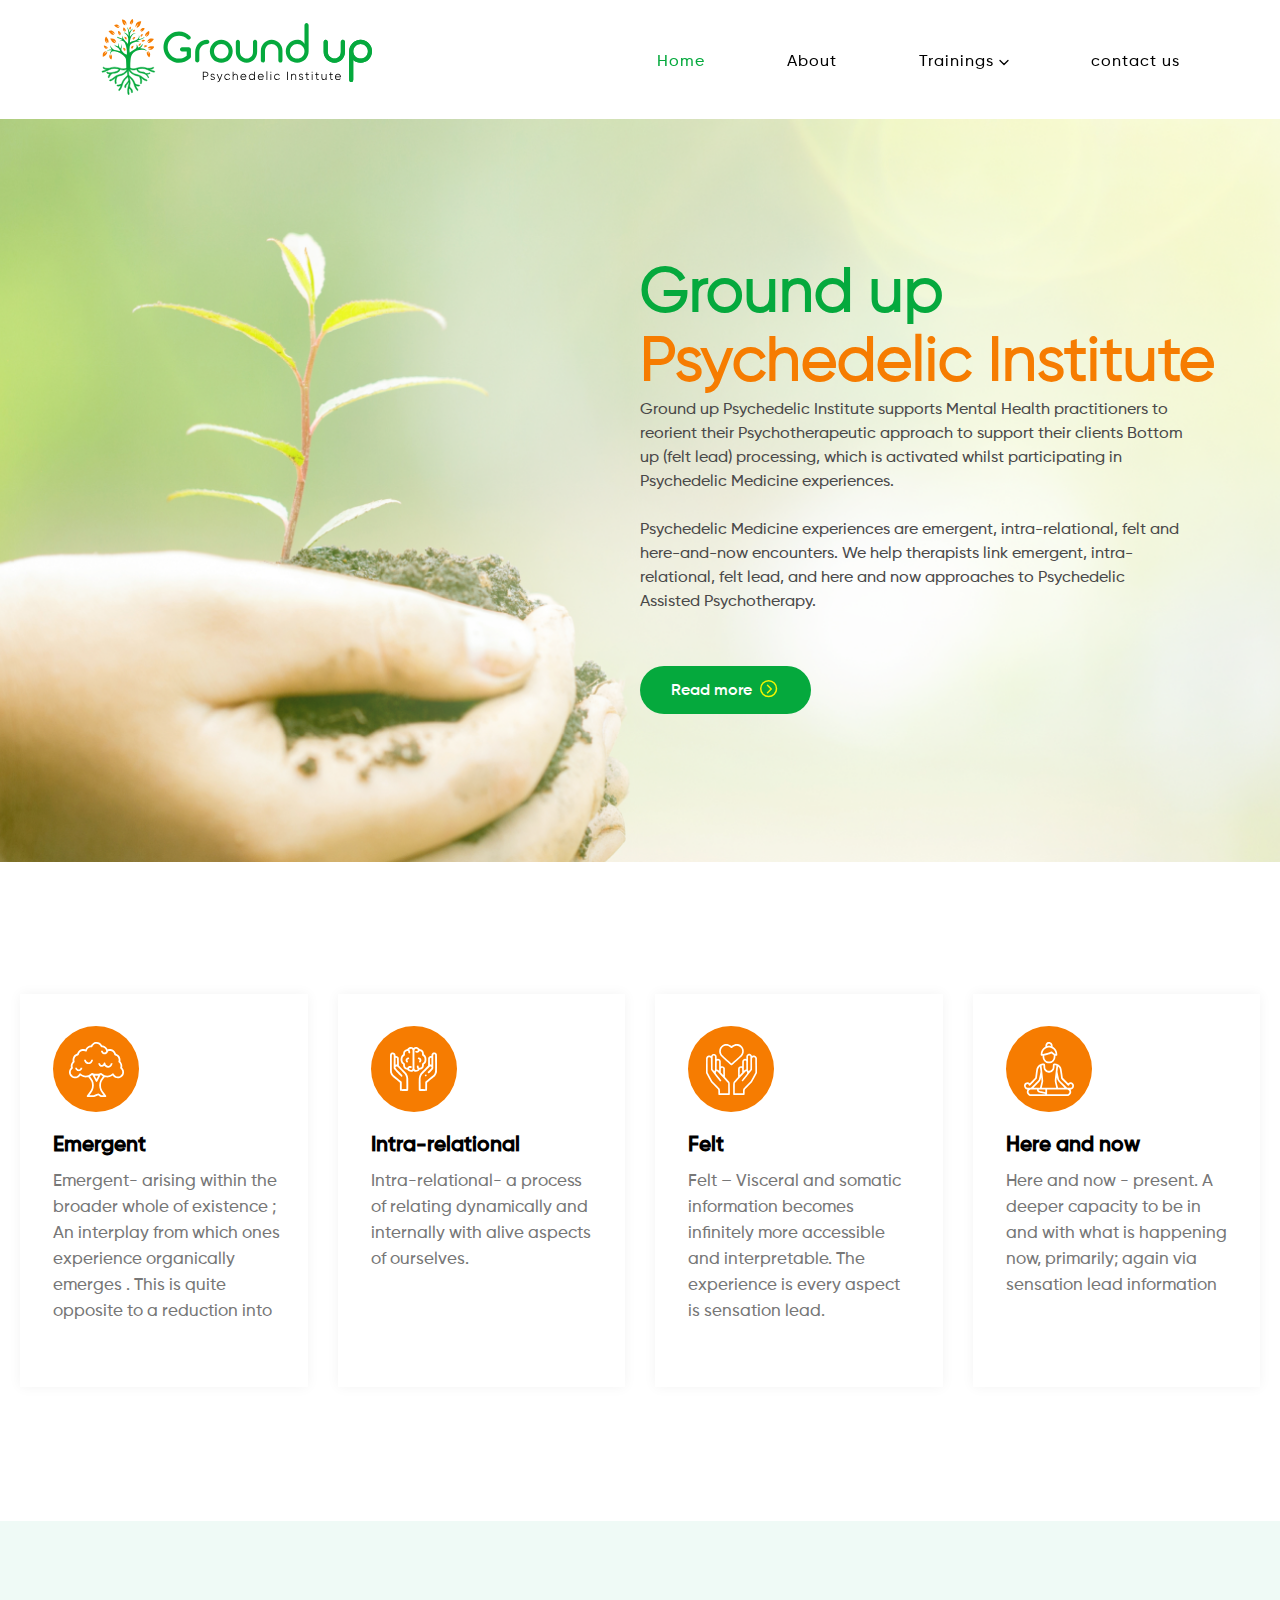
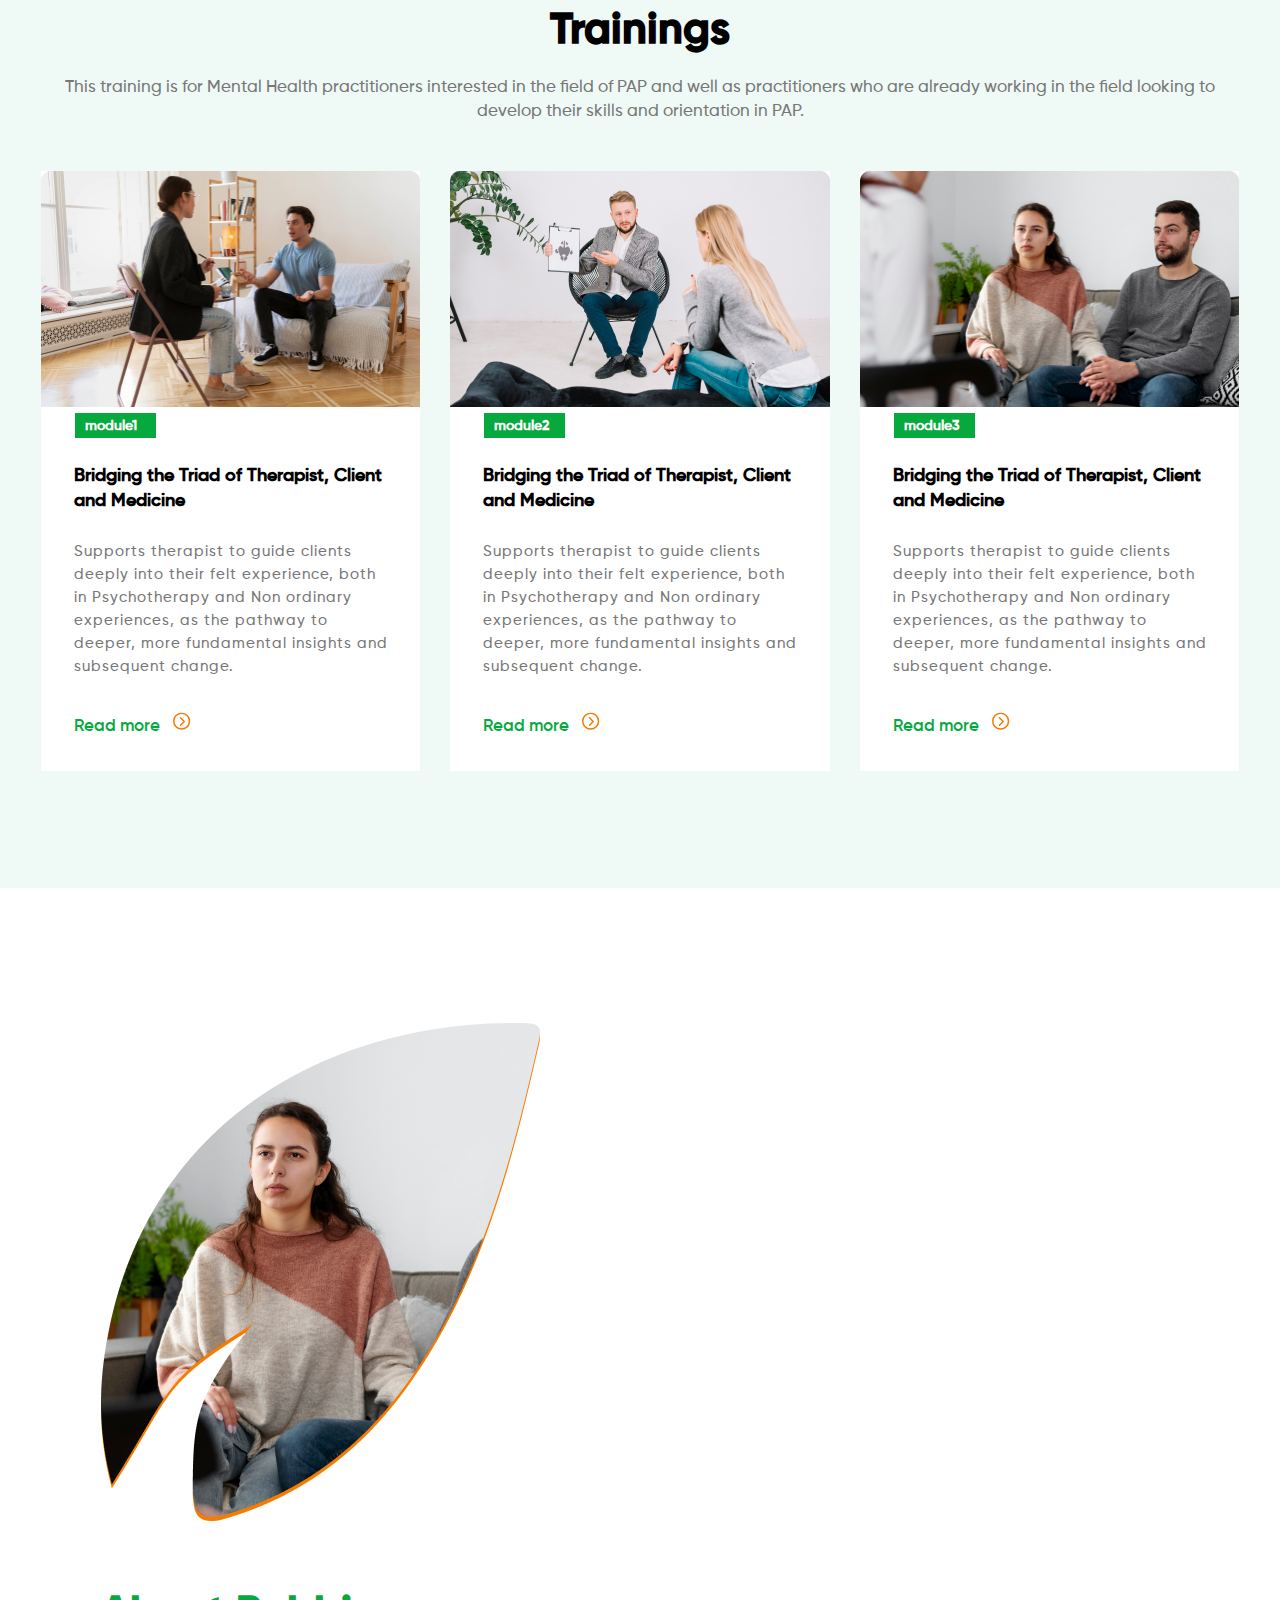
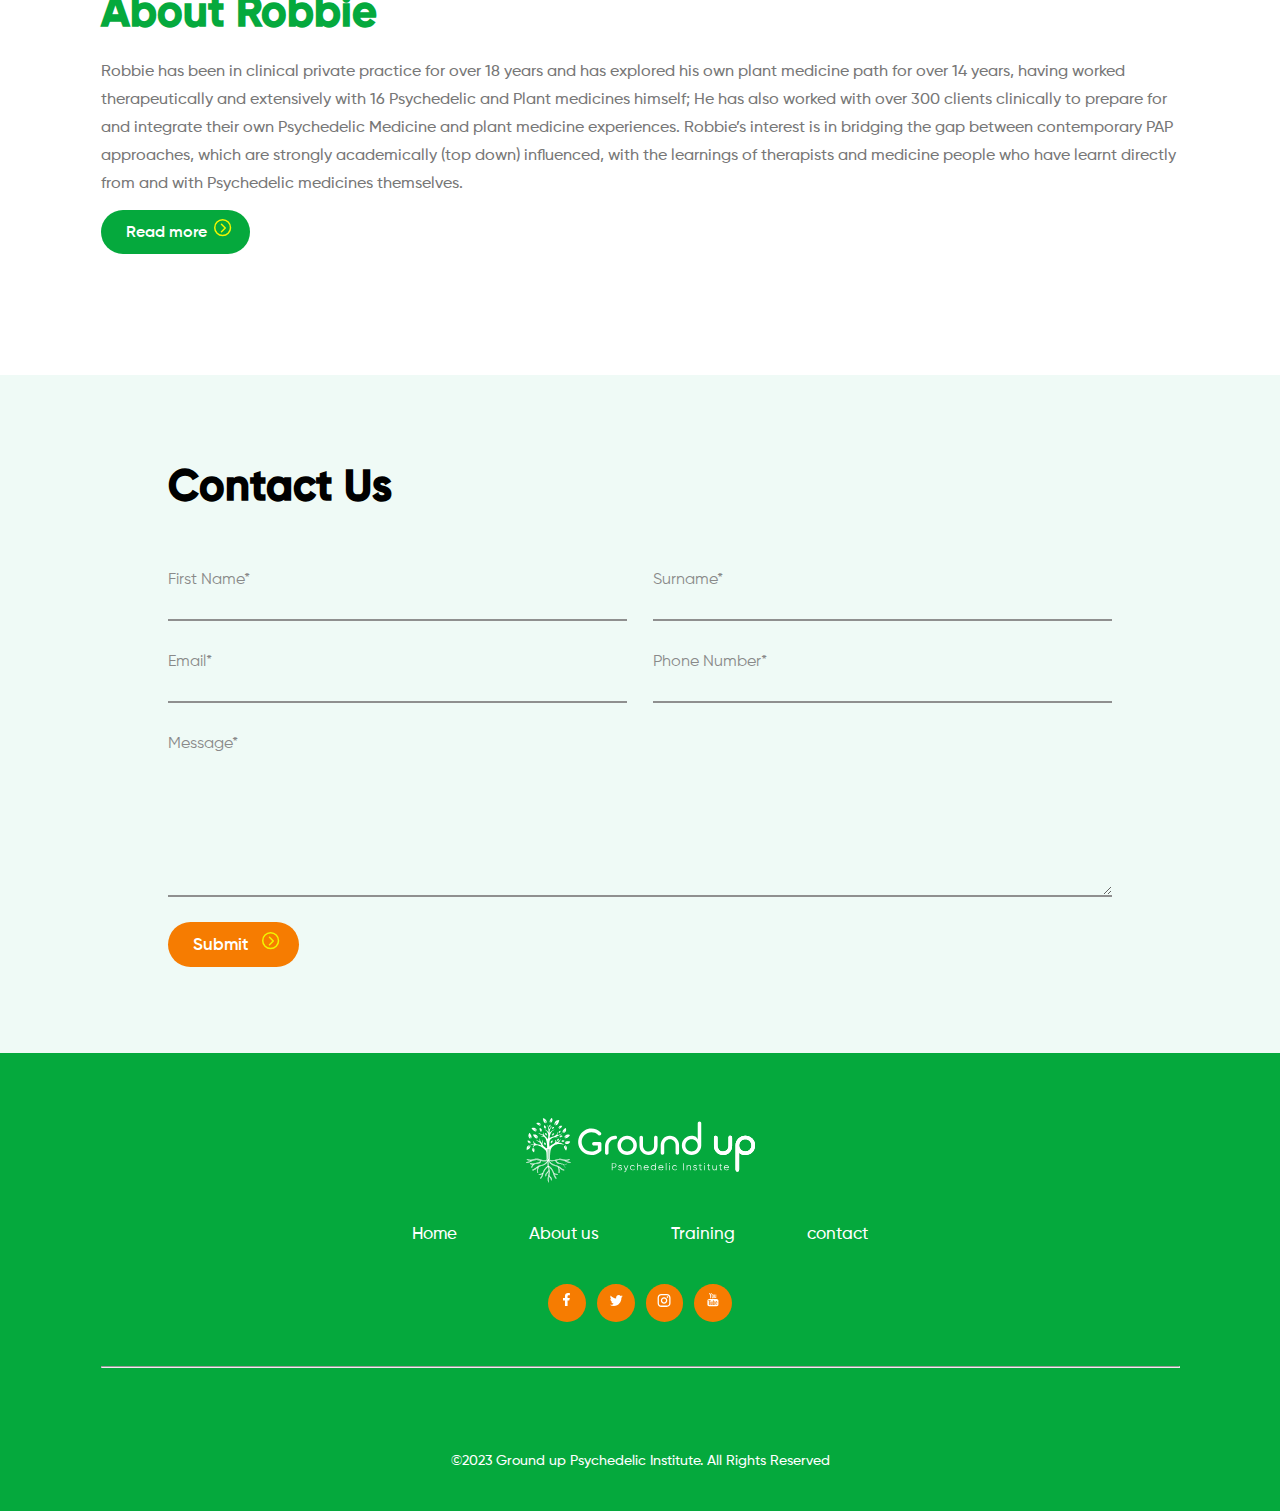
<file: index.html>
<!DOCTYPE html>
<html lang="en">
<head>
    <meta charset="UTF-8">
    <meta name="viewport" content="width=device-width, initial-scale=1.0">
    <title>Ground up</title>

    <link rel="icon" href="./images/navbar-logo.svg">
    <link rel="stylesheet" href="./style/global.css">
    <link rel="stylesheet" href="./style/style.css">

    <!-- font awesome  -->
    <link rel="stylesheet" href="https://cdnjs.cloudflare.com/ajax/libs/font-awesome/6.7.2/css/all.min.css" integrity="sha512-Evv84Mr4kqVGRNSgIGL/F/aIDqQb7xQ2vcrdIwxfjThSH8CSR7PBEakCr51Ck+w+/U6swU2Im1vVX0SVk9ABhg==" crossorigin="anonymous" referrerpolicy="no-referrer" />


    <!-- bootstrap  -->

    <link href="https://cdn.jsdelivr.net/npm/bootstrap@5.3.6/dist/css/bootstrap.min.css" rel="stylesheet" integrity="sha384-4Q6Gf2aSP4eDXB8Miphtr37CMZZQ5oXLH2yaXMJ2w8e2ZtHTl7GptT4jmndRuHDT" crossorigin="anonymous">


</head>
<body>

    

 <header class="header" id="header">
    <nav class="navbar wrapper">
       <a href="#" class="brand">
        <div>
            <img src="./images/navbar-grp.svg" alt="navbar-logo">
        </div>
       </a>
       <div class="burger" id="burger">
          <i class="fa-solid fa-bars-staggered fa-2xl" style="color: #f67c01;"></i>
       </div>
       


       <div class="menu" id="menu">
          <ul class="menu-inner">
             <li class="menu-item"><a href="#" class="menu-link active">Home</a></li>
             <li class="menu-item about-itm"><a href="" class="menu-link">About</a>
                <div class="about-drp-down">
                    <div><a href="./pages/about.html" >About us</a></div>
                     <div><a href="./pages/about-robbie.html" >About Robbie</a></div>

                </div>
            
            </li>
             <li class="menu-item training-item ">
                <a href="#" class="menu-link">
                    Trainings
                <img src="./images/dropdown-icon.svg" alt="dropdown-icon">
            </a>
                <div class="navbar-drp-down">
                        <div><a href="#training" ><span>Module 1</span>- Bridging the Triad of Therapist, Client and Medicine</a></div>
                        <div><a href="#training" ><span>Module 2</span>- Bridging the Triad of Therapist, Client and Medicine</a></div>
                        <div><a href="#training" ><span>Module 3</span>- Bridging the Triad of Therapist, Client and Medicine</a></div>
                </div> 
            </li>
             <li class="menu-item"><a href="./pages/contact.html" class="menu-link">contact us</a></li>
          </ul>


           
            
        

       </div>
    </nav>
 </header>

<!-- banner -->

<section id="banner">
    <div class="wrapper">
        <div class="banner-empty-left"></div>
        <div class="banner-right">
            <h1>
            <span class="Ground-up">Ground up </span>
            <span class="Psychedelic">Psychedelic Institute</span>
        </h1>
        
            <p>Ground up Psychedelic Institute supports Mental Health practitioners to reorient their Psychotherapeutic approach to support their clients Bottom up (felt lead) processing, which is activated whilst participating in Psychedelic Medicine experiences.<br><br>
            Psychedelic Medicine experiences are emergent, intra-relational, felt and here-and-now encounters. We help therapists link emergent, intra-relational, felt lead, and here and now approaches to Psychedelic Assisted Psychotherapy.</p>
            <div>
                <a href="">Read more<img class="arrow-img" src="./images/readmore-icon.svg"></a>
            </div>
        </div>
    </div>

</section>

<!-- service -->


<section id="services">
    <div class="wrapper">
        <div class="service-items">
            <div class="icon">
                <img src="/images/tree.svg" alt="">
            </div>
            <h3>Emergent</h3>
            <p>Emergent- arising within the broader whole of existence ; An interplay from which ones experience organically emerges . This is quite opposite to a reduction into</p>
        </div>
        <div class="service-items">
            <div class="icon">
                <img src="/images/service-img2.svg" alt="">
            </div>
            <h3>Intra-relational</h3>
            <p>Intra-relational- a process of relating dynamically and internally with alive aspects of ourselves.</p>
        </div>
        <div class="service-items">
            <div class="icon">
                <img src="/images/serviceimg3.svg" alt="">
            </div>
            <h3>Felt</h3>
            <p>Felt – Visceral and somatic information becomes infinitely more accessible and interpretable. The experience is every aspect is sensation lead.</p>
        </div>
        <div class="service-items">
            <div class="icon">
                <img src="/images/serviceimg4.svg" alt="">
            </div>
            <h3>Here and now</h3>
            <p>Here and now - present. A deeper capacity to be in and with what is happening now, primarily; again via sensation lead information</p>
        </div>
        
    </div>
</section>


<!-- training section -->

<section id="training" class="training">
    <div class="wrapper">
        <div class="head-content">
        <h4>Trainings</h4>
        <p>This training is for Mental Health practitioners interested in the field of PAP and well as practitioners who are already working in the field looking to develop their skills and orientation in PAP.</p>
        </div>
        <div class="training-card">
            <div class="training-img">

                 <img class="main-img" src="./images/tr1.png" alt="img">
                 <h5>module1</h5>
                <div class="training-txt">
                    <h4>Bridging the Triad of Therapist, Client and Medicine</h4>
                    <p>Supports therapist to guide clients deeply into their felt experience, both in Psychotherapy and Non ordinary experiences, as the pathway to deeper, more fundamental insights and subsequent change.</p>
                    <div>
                    <a href="" class="read-icon">Read more<img class="arrow-img" src="./images/orngeicon.svg"></a>
                    </div>
                </div>
            </div>


            <div class="training-img">
                 <img class="main-img" src="./images/tr2.png" alt="img">
                
                 <h5>module2</h5>
                <div class="training-txt">
                    <h4>Bridging the Triad of Therapist, Client and Medicine</h4>
                    <p>Supports therapist to guide clients deeply into their felt experience, both in Psychotherapy and Non ordinary experiences, as the pathway to deeper, more fundamental insights and subsequent change.</p>
                    <div>
                    <a href="" class="read-icon">Read more<img class="arrow-img" src="./images/orngeicon.svg"></a>
                    </div>
                </div>
            </div>

            <div class="training-img">
                 <img class="main-img" src="./images/tr3.png" alt="img">
                
                 <h5>module3</h5>
                <div class="training-txt">
                    <h4>Bridging the Triad of Therapist, Client and Medicine</h4>
                    <p>Supports therapist to guide clients deeply into their felt experience, both in Psychotherapy and Non ordinary experiences, as the pathway to deeper, more fundamental insights and subsequent change.</p>
                    <div>
                    <a href="" class="read-icon">Read more<img class="arrow-img" src="./images/orngeicon.svg"></a>
                    </div>
                </div>
            </div>
        </div>

    </div>
</section>


<!-- about -->

<section id="about">
    <div class="wrapper">
        <div class="about-contents row ">
        <div class="about-left col-lg-6  col-sm-12">
             <a href="" ><img class="main-img" src="./images/withshadow.png"></a>
        </div>


        <div class="about-right col-lg-6 col-sm-12">
        <h5>About Robbie</h5>
        <p>Robbie has been in clinical private practice for over 18 years and has explored his own plant medicine path for over 14 years, having worked therapeutically and extensively with 16 Psychedelic and Plant medicines himself; He has also worked with over 300 clients clinically to prepare for and integrate their own Psychedelic Medicine and plant medicine experiences. Robbie’s interest is in bridging the gap between contemporary PAP approaches, which are strongly academically (top down) influenced, with the learnings of therapists and medicine people who have learnt directly from and with Psychedelic medicines themselves.</p>
        
         <div class="submit-btn">
            <a href="./pages/about-robbie.html">Read more<img class="arrow-img" src="./images/readmore-icon.svg"></a>
        </div>

        </div>

        </div>
    </div>
</section>


<!-- contact -->

<div id="contact">
    <div class="wrapper">

        <h4>Contact Us</h4>
        <div class="grid-contents">
                <form action="/" method="get" id="form">
                <div class="first-name" class="items">
                    <label for="fname">First Name*</label>
                    <input type="text" id="fname" name="fname" >
                </div>

                <div class="last-name" class="items">
                    <label for="sname">Surname*</label>
                    <input type="text" id="sname" name="sname">
                </div>

                <div class="email" class="items">
                    <label for="email">Email*</label>
                    <input type="text" id="email" name="email">
                </div>

                <div class="phone-number" class="items">
                    <label for="phone">Phone Number*</label>
                    <input type="text" id="phone" name="phone">
                </div>

                <div class="message" class="items">
                    <label for="msg">Message*</label>
                    <textarea id="msg" name="msg"></textarea>
                </div>

            </form>
                <div>
                    <a href="" class="submit-icon">Submit<img class="arrow-img" src="./images/readmore-icon.svg"></a>
                 </div>
         </div>
        
    </div>
</div>


<!-- footer -->

<footer class="footer">
    <div class="wrapper">
        <div class="logo">
           <a href=""> <img src="./images/footer-logo.svg" alt="logo"></a>
        </div>
        <div class="texts">
            <a href="">Home</a>
            <a href="">About us</a>
            <a href="">Training</a>
            <a href="">contact</a>
        </div>
        <div class="icon-img">
            <div class="social-media"><a href="https://www.facebook.com" target="_blank"> <img src="./images/fb-icon.svg" alt="fb-icon"></a></div>

            <div class="social-media"><a href="https://twitter.com" target="_blank"> <img src="./images/twitter.svg" alt="twiter-icon"></a></div>
        
            <div class="social-media"><a href="https://www.instagram.com" target="_blank"> <img src="./images/insta.svg" alt="instaicon"></a></div>
        
           <div class="social-media"><a href="https://www.youtube.com" target="_blank"> <img src="./images/ytb.svg" alt="ytb-icon"></a></div> 
        </div>

        <hr>
        <div class="para">
            <p>©2023 Ground up Psychedelic Institute. All Rights Reserved</p>
        </div>
    </div>
</footer>

<!-- Bootstrap script -->
<script src="https://cdn.jsdelivr.net/npm/bootstrap@5.3.6/dist/js/bootstrap.bundle.min.js" integrity="sha384-j1CDi7MgGQ12Z7Qab0qlWQ/Qqz24Gc6BM0thvEMVjHnfYGF0rmFCozFSxQBxwHKO" crossorigin="anonymous"></script>

<script src="./script/main.js"></script>
    
</body>
</html>
</file>
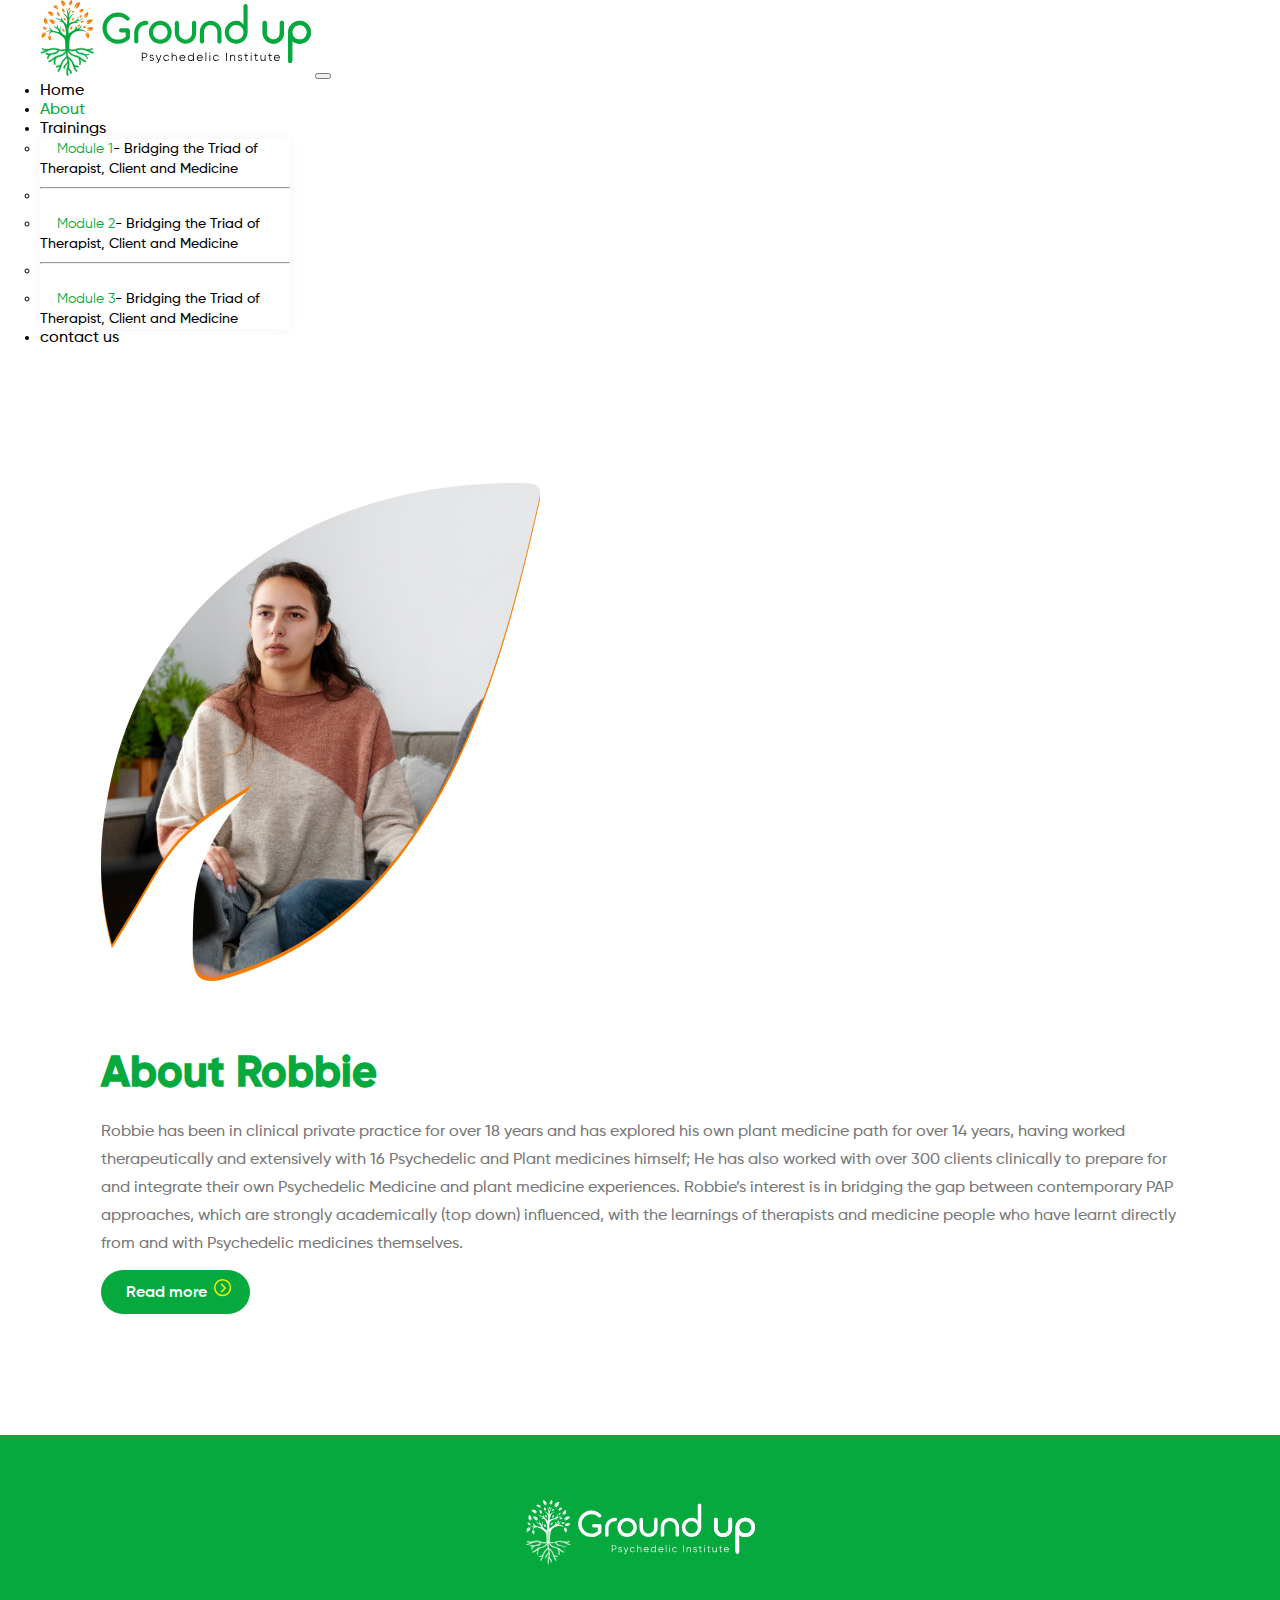
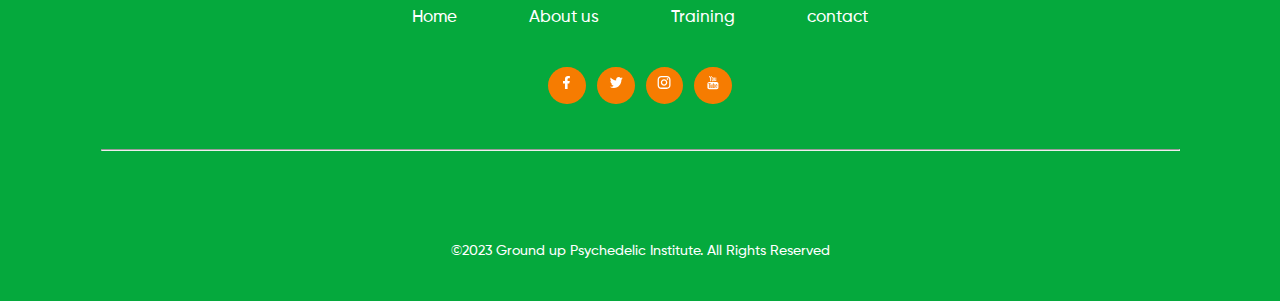
<file: pages/about-robbie.html>
<!DOCTYPE html>
<html lang="en">
<head>
    <meta charset="UTF-8">
    <meta name="viewport" content="width=device-width, initial-scale=1.0">
    <title>About Robbie</title>
    <link rel="icon" href="../images/navbar-logo.svg">
    <link rel="stylesheet" href="../style/global.css">
    <link rel="stylesheet" href="../style/abt-robbie.css">

    <!-- bootstrap  -->

    <link href="https://cdn.jsdelivr.net/npm/bootstrap@5.3.6/dist/css/bootstrap.min.css" rel="stylesheet" integrity="sha384-4Q6Gf2aSP4eDXB8Miphtr37CMZZQ5oXLH2yaXMJ2w8e2ZtHTl7GptT4jmndRuHDT" crossorigin="anonymous">

</head>
<body>

    <!-- navbar -->

   <header id="header">
      <div class="wrapper justify-content-center ">
            <nav class="navbar navbar-expand-lg">
            <div class="container-fluid">
                <a class="navbar-brand" href="../index.html"><img src="../images/navbar-grp.svg" alt="logo"></a>
                    <button class="navbar-toggler" type="button" data-bs-toggle="collapse" data-bs-target="#navbarSupportedContent" aria-controls="navbarSupportedContent" aria-expanded="false" aria-label="Toggle navigation">
                    <span class="navbar-toggler-icon"></span>
                    </button>

                    <div class="collapse navbar-collapse "  id="navbarSupportedContent" >
                    <ul class="navbar-nav ms-auto mb-2 mb-lg-0">
                        <li class="nav-item mx-4">
                            <a class="nav-link active " aria-current="page" href="../index.html" target="_blank">Home</a>
                        </li>
                        <li class="nav-item mx-4">
                            <a class="nav-link active" aria-current="page" href="./about.html " target="_blank"  style="color: #05A93D;" >About</a>
                        </li>
                    
                        <li class="nav-item dropdown mx-4">
                            <a class="nav-link dropdown-toggle" href="#" role="button" data-bs-toggle="dropdown" aria-expanded="false">
                            Trainings</a>
                            <ul class="dropdown-menu p-0">
                                <li><a class="dropdown-item" href="../index.html#training" target="_blank"" ><span style="color: #05A93D;">Module 1</span>- Bridging the Triad of Therapist, Client and Medicine</a></li>
                                <li><hr class="dropdown-divider m-0"></li>
                                <li><a class="dropdown-item"  href="../index.html#training" target="_blank"" ><span style="color: #05A93D;">Module 2</span>- Bridging the Triad of Therapist, Client and Medicine</a></li>
                                <li><hr class="dropdown-divider m-0"></li>
                                <li><a class="dropdown-item"  href="../index.html#training" target="_blank"" ><span style="color: #05A93D;">Module 3</span>- Bridging the Triad of Therapist, Client and Medicine</a></li>
                            </ul>
                        </li>

                        <li class="nav-item mx-4">
                            <a class="nav-link active" aria-current="page" href="./contact.html" target="_blank" >contact us</a>
                        </li>
                        </ul>
            
                </div>
            </div>
            </nav>
      </div>
   </header>


   <!-- about -->

<section id="about">
    <div class="wrapper">
        <div class="about-contents row ">
        <div class="about-left col-lg-6  col-sm-12">
             <a href="" ><img class="main-img" src="../images/withshadow.png"></a>
        </div>


        <div class="about-right col-lg-6 col-sm-12">
        <h5>About Robbie</h5>
        <p>Robbie has been in clinical private practice for over 18 years and has explored his own plant medicine path for over 14 years, having worked therapeutically and extensively with 16 Psychedelic and Plant medicines himself; He has also worked with over 300 clients clinically to prepare for and integrate their own Psychedelic Medicine and plant medicine experiences. Robbie’s interest is in bridging the gap between contemporary PAP approaches, which are strongly academically (top down) influenced, with the learnings of therapists and medicine people who have learnt directly from and with Psychedelic medicines themselves.</p>
        
         <div class="submit-btn">
            <a href="">Read more<img class="arrow-img" src="../images/readmore-icon.svg"></a>
        </div>

        </div>

        </div>
    </div>
</section>


<!-- footer -->

<footer class="footer">
    <div class="wrapper">
        <div class="logo">
           <a href="../index.html"> <img src="../images/footer-logo.svg" alt="logo"></a>
        </div>
        <div class="texts">
            <a href="../index.html">Home</a>
            <a href="./about.html">About us</a>
            <a href="../index.html#training">Training</a>
            <a href="./contact.html">contact</a>
        </div>
        <div class="icon-img">
            <div class="social-media"><a href="https://www.facebook.com" target="_blank"> <img src="../images/fb-icon.svg" alt="fb-icon"></a></div>

            <div class="social-media"><a href="https://twitter.com" target="_blank"> <img src="../images/twitter.svg" alt="twiter-icon"></a></div>
        
            <div class="social-media"><a href="https://www.instagram.com" target="_blank"> <img src="../images/insta.svg" alt="instaicon"></a></div>
        
           <div class="social-media"><a href="https://www.youtube.com" target="_blank"> <img src="../images/ytb.svg" alt="ytb-icon"></a></div> 
        </div>

        <hr>
        <div class="para">
            <p>©2023 Ground up Psychedelic Institute. All Rights Reserved</p>
        </div>
    </div>
</footer>

<script src="https://cdn.jsdelivr.net/npm/bootstrap@5.3.6/dist/js/bootstrap.bundle.min.js" integrity="sha384-j1CDi7MgGQ12Z7Qab0qlWQ/Qqz24Gc6BM0thvEMVjHnfYGF0rmFCozFSxQBxwHKO" crossorigin="anonymous"></script>
    
</body>
</html>
</file>
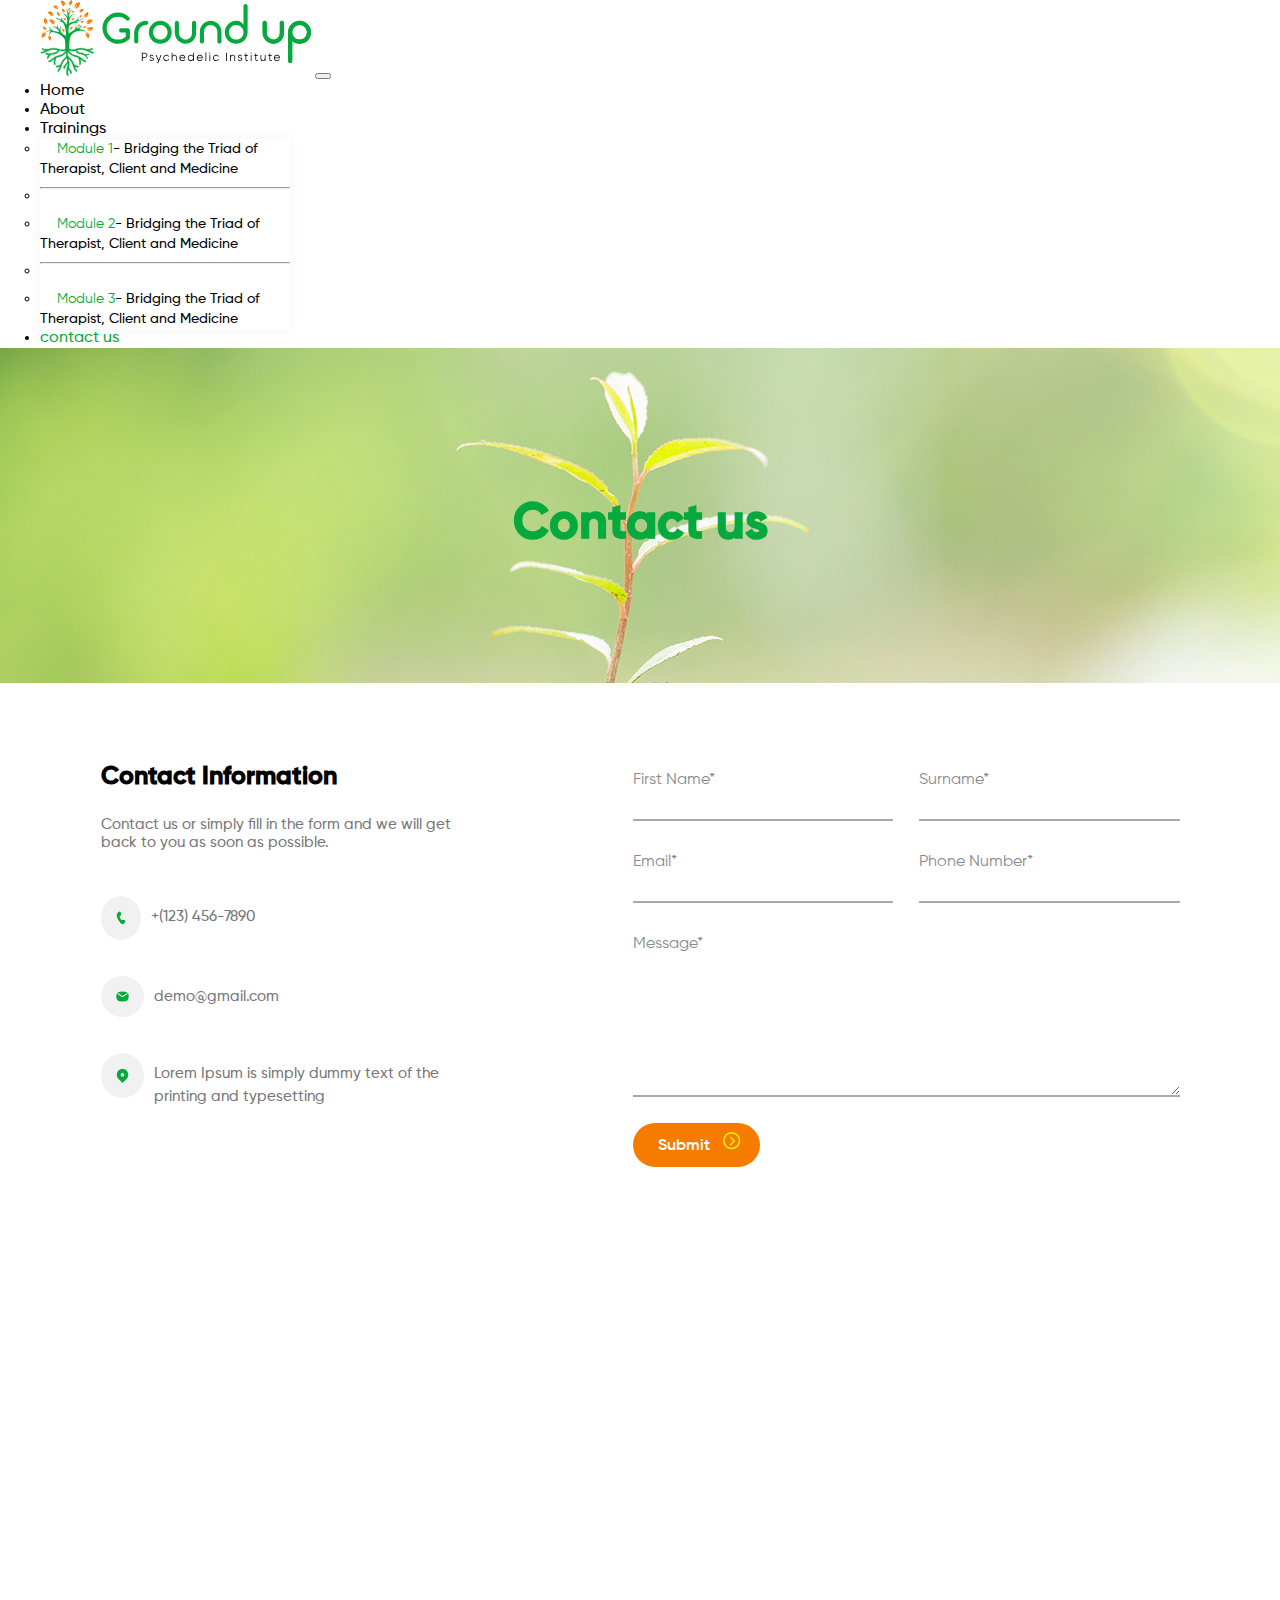
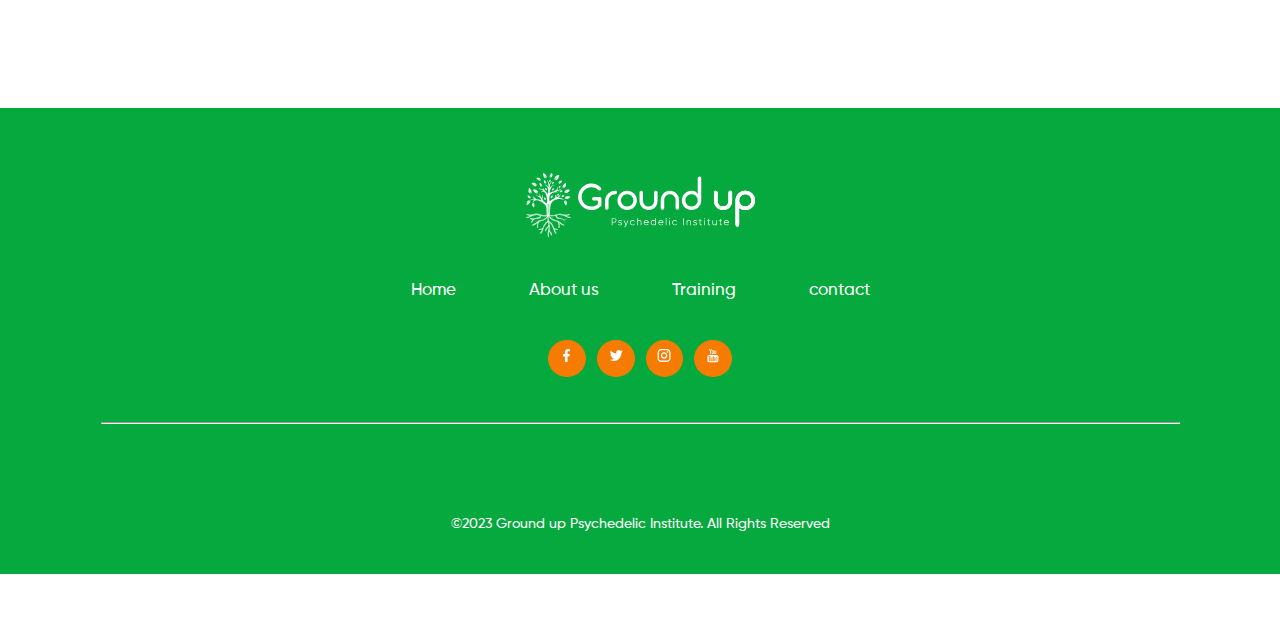
<file: pages/contact.html>
<!DOCTYPE html>
<html lang="en">
<head>
    <meta charset="UTF-8">
    <meta name="viewport" content="width=device-width, initial-scale=1.0">
    <title>Contact</title>
    <link rel="icon" href="../images/navbar-logo.svg">
    <link rel="stylesheet" href="../style/global.css">
    <link rel="stylesheet" href="../style/contact.css">

    <!-- bootstrap  -->

    <link href="https://cdn.jsdelivr.net/npm/bootstrap@5.3.6/dist/css/bootstrap.min.css" rel="stylesheet" integrity="sha384-4Q6Gf2aSP4eDXB8Miphtr37CMZZQ5oXLH2yaXMJ2w8e2ZtHTl7GptT4jmndRuHDT" crossorigin="anonymous">

</head>
<body>

    <!-- navbar -->

   <header id="header">
      <div class="wrapper  justify-content-center ">
            <nav class="navbar navbar-expand-lg">
            <div class="container-fluid">
                <a class="navbar-brand" href="#"><img src="../images/navbar-grp.svg" alt="logo"></a>
                <button class="navbar-toggler" type="button" data-bs-toggle="collapse" data-bs-target="#navbarSupportedContent" aria-controls="navbarSupportedContent" aria-expanded="false" aria-label="Toggle navigation">
                <span class="navbar-toggler-icon"></span>
                </button>

            <div class="collapse navbar-collapse "  id="navbarSupportedContent" >
               <ul class="navbar-nav ms-auto mb-lg-0">
                  <li class="nav-item mx-4">
                      <a class="nav-link active " aria-current="page" href="../index.html" target="_blank">Home</a>
                  </li>
                  <li class="nav-item mx-4">
                     <a class="nav-link active" aria-current="page" href="./about.html" target="_blank" >About</a>
                  </li>
             
                  <li class="nav-item dropdown mx-4">
                      <a class="nav-link dropdown-toggle" href="#" role="button" data-bs-toggle="dropdown" aria-expanded="false">
                       Trainings</a>
                       <ul class="dropdown-menu p-0">
                           <li><a class="dropdown-item" href="../index.html#training" target="_blank" ><span style="color: #05A93D;">Module 1</span>- Bridging the Triad of Therapist, Client and Medicine</a></li>
                           <li><hr class="dropdown-divider m-0"></li>
                           <li><a class="dropdown-item"  href="../index.html#training" target="_blank" ><span style="color: #05A93D;">Module 2</span>- Bridging the Triad of Therapist, Client and Medicine</a></li>
                           <li><hr class="dropdown-divider m-0"></li>
                           <li><a class="dropdown-item"  href="../index.html#training" target="_blank" ><span style="color: #05A93D;">Module 3</span>- Bridging the Triad of Therapist, Client and Medicine</a></li>
                       </ul>
                   </li>

                   <li class="nav-item mx-4">
                      <a class="nav-link active" aria-current="page" href="./contact.html" style="color: #05A93D;">contact us</a>
                   </li>
                </ul>
      
         </div>
  </div>
</nav>
      </div>
    </header>

<!-- banner -->

<section id="banner">
  <div class="wrapper">
      <div class="main-head">
         <h1>Contact us</h1>
      </div>
  </div>
</section>

<!-- contact section -->
 <section id="contact">
    <div class="wrapper">
        <div class="left-c">
            <div class="main">
            <h1>Contact Information</h1>
            <p>Contact us or simply fill in the form and we will get back to you as soon as possible.</p>
            </div>
           
            <div class="icons"><a href="tel:+123 456-7890"><img src="../images/phone-icon.svg"></a><p>+(123) 456-7890</p></div>
            <div class="icons"><a href="mailto:someone@example.com"><img src="../images/mail-icon.svg"></a><p>demo@gmail.com</p></div>
            <div class="icons"><a href=""><img src="../images/location-icon.png"></a><p>Lorem Ipsum is simply dummy text of the printing and typesetting</p></div>
        </div>
        

        <div class="right-c">
             <div class="grid-contents">
                <form action="/" method="get" id="form">
                <div class="first-name" class="items">
                    <label for="fname">First Name*</label>
                    <input type="text" id="fname" name="fname" required >
                </div>

                <div class="last-name" class="items">
                    <label for="sname">Surname*</label>
                    <input type="text" id="sname" name="sname">
                </div>

                <div class="email" class="items">
                    <label for="email">Email*</label>
                    <input type="text" id="email" name="email">
                </div>

                <div class="phone-number" class="items">
                    <label for="phone">Phone Number*</label>
                    <input type="text" id="phone" name="phone">
                </div>

                <div class="message" class="items">
                    <label for="msg">Message*</label>
                    <textarea id="msg" name="msg"></textarea>
                </div>

            </form>
                <div>
                    <a href="" class="submit-icon">Submit<img class="arrow-img" src="../images/readmore-icon.svg"></a>
                 </div>
         </div>
        
        </div>
    </div>
 </section>


 <!-- map -->

 <section id="g-map">
    <!-- <div class="wrapper"> -->
      <iframe src="https://www.google.com/maps/embed?pb=!1m18!1m12!1m3!1d92039.44495581537!2d46.57863342146794!3d24.73286293416795!2m3!1f0!2f0!3f0!3m2!1i1024!2i768!4f13.1!3m3!1m2!1s0x3e2f03890d489399%3A0xba974d1c98e79fd5!2sRiyadh%20Saudi%20Arabia!5e0!3m2!1sen!2sin!4v1747327381840!5m2!1sen!2sin" width="100%" height="450" style="border:0;" allowfullscreen="" loading="lazy" referrerpolicy="no-referrer-when-downgrade"></iframe>
    <!-- </div> -->
 </section>

 <!-- footer -->

 <footer class="footer">
    <div class="wrapper">
        <div class="logo">
           <a href=""> <img src="../images/footer-logo.svg" alt="logo"></a>
        </div>
        <div class="texts">
            <a href="../index.html">Home</a>
            <a href="./about.html">About us</a>
            <a href="../index.html#training">Training</a>
            <a href="./contact.html">contact</a>
        </div>
        <div class="icon-img">
            <div class="social-media"><a href="https://www.facebook.com" target="_blank"> <img src="../images/fb-icon.svg" alt="fb-icon"></a></div>

            <div class="social-media"><a href="https://twitter.com" target="_blank"> <img src="../images/twitter.svg" alt="twiter-icon"></a></div>
        
            <div class="social-media"><a href="https://www.instagram.com" target="_blank"> <img src="../images/insta.svg" alt="instaicon"></a></div>
        
           <div class="social-media"><a href="https://www.youtube.com" target="_blank"> <img src="../images/ytb.svg" alt="ytb-icon"></a></div> 
        </div>

        <hr>
        <div class="para">
            <p>©2023 Ground up Psychedelic Institute. All Rights Reserved</p>
        </div>
    </div>
</footer>

<script src="https://cdn.jsdelivr.net/npm/bootstrap@5.3.6/dist/js/bootstrap.bundle.min.js" integrity="sha384-j1CDi7MgGQ12Z7Qab0qlWQ/Qqz24Gc6BM0thvEMVjHnfYGF0rmFCozFSxQBxwHKO" crossorigin="anonymous"></script>
    
</body>
</html
</file>
<file: style/global.css>
html,
body,
div,
span,
applet,
object,
iframe,
h1,
h2,
h3,
h4,
h5,
h6,
p,
blockquote,
pre,
a,
abbr,
acronym,
address,
big,
cite,
code,
del,
dfn,
em,
img,
ins,
kbd,
q,
s,
samp,
small,
strike,
strong,
sub,
sup,
tt,
var,
b,
u,
i,
dl,
dt,
dd,
ol,
ul,
li,
fieldset,
form,
label,
legend,
table,
caption,
tbody,
tfoot,
thead,
tr,
th,
td {
    margin: 0;
    padding: 0;
    border: 0;
    outline: 0;
    font-size: 100%;
    vertical-align: baseline;
    background: transparent;
}

input[type=text],
input[type=number],
input[type=email],
input[type=password],
input[type=tel],
textarea {
    -webkit-appearance: none;
    -moz-appearance: none;
    appearance: none;
    box-shadow: none !important;
    outline-style: none;
}

input:focus-visible {
    outline-width: 0px;
}

textarea:focus-visible {
    outline-width: 0px;
}

input[type=number]::-webkit-inner-spin-button,
input[type=number]::-webkit-outer-spin-button {
    -webkit-appearance: none;
    -moz-appearance: none;
    appearance: none;
    margin: 0;
}


/* ----------Styling---------- */

/* fonts poppins  */
@font-face {
    font-family: Gilroy;
    src: url(../font/Gilroy/Gilroy-Regular.ttf);
}

@font-face {
    font-family: Gilroy-Medium;
    src: url(../font/Gilroy/Gilroy-Medium.ttf);
}

@font-face {
    font-family: Gilroy-Bold;
    src: url(../font/Gilroy/Gilroy-Bold.ttf);
}

@font-face {
    font-family: Gilroy-SemiBold;
    src: url(../font/Gilroy/Gilroy-SemiBold.ttf);
}

@font-face {
    font-family: Roboto;
    src: url(../font/Roboto/Roboto-Black.ttf);
}

/* ================================== */

*{
    font-family: Gilroy;
    box-sizing: border-box;
}

.wrapper {
    width: 1079px;
    margin: 0px auto;
}

a{
    text-decoration: none !important;
}

/* .service-wrapper{
    width: 1610px;
    height: 341px;
} */
</file>
<file: style/style.css>
/* navbar */

/* .header .wrapper{
    display: flex;
    justify-content: space-between;
}

.header .wrapper .navbar-left {
    display: flex;
}

.header .wrapper .navbar-left h3{
    color: #05A93D;
    width: 208px;
    border:0.47px ;
}

.header .wrapper .navbar-right .navbar-content ul li{
    display: grid;
    grid-template-columns: 1fr 1fr 1fr 1fr;
    text-align: center;
    gap: 34px;
    text-decoration: none;
} */

:root {
   --color-white-100: hsl(206, 5%, 100%);
   --color-white-200: hsl(206, 5%, 90%);
   --color-white-300: hsl(206, 5%, 80%);
   --color-white-400: hsl(206, 5%, 65%);
   --color-white-500: hsl(206, 5%, 50%);

   --color-black-100: hsl(213, 20%, 10%);
   --color-black-200: hsl(213, 23%, 8%);
   --color-black-300: hsl(214, 21%, 6%);
   --color-black-400: hsl(210, 21%, 6%);
   --color-black-500: hsl(216, 22%, 4%);
   --color-black-600: hsl(220, 18%, 3%);
   --color-black-700: hsl(220, 27%, 2%);
   --color-black-800: hsl(180, 20%, 1%);

   --color-blue-100: hsl(214, 95%, 93%);
   --color-blue-200: hsl(213, 97%, 87%);
   --color-blue-300: hsl(212, 96%, 78%);
   --color-blue-400: hsl(213, 94%, 68%);
   --color-blue-500: hsl(217, 91%, 60%);
   --color-blue-600: hsl(221, 83%, 53%);
   --color-blue-700: hsl(224, 76%, 48%);
   --color-blue-800: hsl(226, 71%, 40%);
   --color-blue-900: hsl(224, 64%, 33%);

   --shadow-small: 0 1px 3px 0 rgba(0, 0, 0, 0.1),
      0 1px 2px 0 rgba(0, 0, 0, 0.06);
   --shadow-medium: 0 4px 6px -1px rgba(0, 0, 0, 0.1),
      0 2px 4px -1px rgba(0, 0, 0, 0.06);
   --shadow-large: 0 10px 15px -3px rgba(0, 0, 0, 0.1),
      0 4px 6px -2px rgba(0, 0, 0, 0.05);
}

*,
*::before,
*::after {
   padding: 0;
   margin: 0;
   box-sizing: border-box;
   list-style: none;
   list-style-type: none;
   text-decoration: none;
   -webkit-font-smoothing: antialiased;
   -moz-osx-font-smoothing: grayscale;
   text-rendering: optimizeLegibility;
}


/* a,
button {
   cursor: pointer;
   border: none;
   outline: none;
   user-select: none;
   background: none;
   box-shadow: none;
   text-decoration: none;
} */

img,
video {
   /* display: block; */
   /* max-width: 100%; */
   /* height: auto;
   object-fit: cover; */
}



.centered {
   text-align: center;
   vertical-align: middle;
   margin-bottom: 1rem;
}

.heading {
   &-xl {
      font-family: inherit;
      font-size: clamp(2.648rem, 6vw, 4.241rem);
      font-weight: 700;
      line-height: 1.15;
      letter-spacing: -1px;
   }

   &-lg {
      font-family: inherit;
      font-size: clamp(2.179rem, 5vw, 3.176rem);
      font-weight: 700;
      line-height: 1.15;
      letter-spacing: -1px;
   }

   &-md {
      font-family: inherit;
      font-size: clamp(1.794rem, 4vw, 2.379rem);
      font-weight: 700;
      line-height: 1.25;
      letter-spacing: -1px;
   }

   &-sm {
      font-family: inherit;
      font-size: clamp(1.476rem, 3vw, 1.782rem);
      font-weight: 600;
      line-height: 1.5;
   }

   &-xs {
      font-family: inherit;
      font-size: clamp(1.215rem, 2vw, 1.335rem);
      font-weight: 500;
      line-height: 1.5;
   }
}

.paragraph {
   font-family: inherit;
   font-size: clamp(1rem, 2vw, 1.125rem);
   text-wrap: balance;
   color: var(--color-white-200);
}

.btn {
   display: inline-block;
   font-family: inherit;
   font-size: 1rem;
   font-weight: 500;
   line-height: 1.5;
   text-align: center;
   vertical-align: middle;
   white-space: nowrap;
   user-select: none;
   outline: none;
   border: none;
   border-radius: 0.25rem;
   text-transform: unset;
   transition: all 0.3s ease-in-out;

   &-inline {
      display: inline-flex;
      align-items: center;
      justify-content: center;
      column-gap: 0.5rem;
   }

   &-darken {
      padding: 0.75rem 2rem;
      color: var(--color-white-100);
      background-color: var(--color-black-200);
      box-shadow: var(--shadow-medium);
   }

   &-neutral {
      padding: 0.75rem 2rem;
      color: var(--color-black-500);
      background-color: var(--color-white-100);
      box-shadow: var(--shadow-medium);
   }
}



.header {
   position: sticky;
   top: 0;
   left: 0;
   z-index: 100;
   width: 100%;
   height: 119px;
   margin: 0 auto;
   transition: all 0.35s ease;
   display: flex;
   align-items: center;
   justify-content: center;


   &.on-scroll {
      background: #fff;
      box-shadow: var(--shadow-medium);
   }
}




.navbar {
   display: flex;
   flex-direction: row;
   align-items: center;
   justify-content: flex-start;
   column-gap: 1.25rem;
   /* height: 4.25rem; */
   margin: 0 auto;
   padding: 25px 0px 18.29px 0px;
}

.brand {
   font-family: inherit;
   font-size: 1.6rem;
   font-weight: 600;
   line-height: 1.5;
   letter-spacing: -1px;
   color: var(--color-white-100);
   text-transform: uppercase;
}

/* training-drp-down */

.training-item:hover .navbar-drp-down{
   display: block;
}

.navbar-drp-down{
   display: none; 
   position: absolute;
   background-color: #FFFFFF; 
   box-shadow: 0px 8px 16px 0px rgba(0, 0, 0, 0.2);
   z-index: 1;
}

.navbar-drp-down div{
   font-family: Gilroy-Medium;
   font-size: 15px;
   line-height: 22px;
   letter-spacing: 2%;
   padding: 17px 23px;
}

.navbar-drp-down div:hover{
   background-color:  #F3F3F3;;
}

.navbar-drp-down div span {
   color: #05A93D;
}

/* about-drp-dwn */

.about-drp-down{
   display: none;
}

.about-itm:hover .about-drp-down{
   display: block;
   position: absolute;
   background-color: #FFFFFF; 
   box-shadow: 0px 8px 16px 0px rgba(0, 0, 0, 0.2);
   z-index: 1;
}

.about-drp-down div{
   padding: 17px 23px;
   font-family: Gilroy-Medium;
   font-size: 15px;
   line-height: 22px;
   letter-spacing: 2%;
}

.about-drp-down div:hover{
   background-color:  #F3F3F3;;
}





.header .menu .menu-inner{
    display: flex;
    flex-direction: row;
    gap: 82px;
    font-size: 16px;
    letter-spacing: 1px;
}

.header .menu .menu-inner img{
    
    top: 11px;
    right: 156px;
}

.header ul li a {
    color: #000000;
    font-family: Gilroy-Medium;
}

.header .active {
    color: #05A93D;
}


.menu {
   position: fixed;
   top: -100%;
   left: 0;
   width: 100%;
   height: auto;
   padding: 4rem 0 3rem;
   /* overflow: hidden; */
   /* background-color: var(--color-black-300); */
   box-shadow: var(--shadow-medium);
   transition: all 0.4s ease-in-out;

   &.is-active {
      top: 0;
      width: 100%;
      height: auto;
   }

   &-inner {
      display: flex;
      flex-direction: row;
      justify-content: center;
      align-items: center;
      row-gap: 1.25rem; 
      /* gap:82px ; */
   }

   &-link {
      font-family: inherit;
      font-size: 1rem;
      font-weight: 500;
      line-height: 1.5;
      color: var(--color-white-100);
      text-transform: uppercase;
      transition: all 0.3s ease;
   }

   &-block {
      display: inline-block;
      font-family: inherit;
      font-size: 0.875rem;
      font-weight: 500;
      line-height: 1.25;
      user-select: none;
      white-space: nowrap;
      text-align: center;
      margin-left: auto;
      padding: 0.65rem 1.5rem;
      border-radius: 3rem;
      text-transform: capitalize;
      color: var(--color-white);
      background-color: var(--color-blue-600);
      box-shadow: var(--shadow-medium);
      transition: all 0.3s ease-in-out;
   }

   

   /* // Media Query Breakpoint */
   @media only screen and (min-width: 850px) {
      position: relative;
      top: 0;
      width: auto;
      height: auto;
      padding: 0rem;
      margin-left: auto;
      background: none;
      box-shadow: none;

      &-inner {
         display: flex;
         flex-direction: row;
         column-gap: 2rem;
         margin: 0 auto;
      }

      &-link {
         text-transform: capitalize;
      }

      &-block {
         margin-left: 2rem;
      }
   }
}

.burger {
   position: relative;
   display: block;
   cursor: pointer;
   user-select: none;
   order: -1;
   z-index: 10;
   width: 1.6rem;
   height: 1.15rem;
   border: none;
   outline: none;
   background: none;
   visibility: visible;
   transform: rotate(0deg);
   transition: 0.35s ease;

   /* // Media Query Breakpoint */
   @media only screen and (min-width: 850px) {
      display: none;
      visibility: hidden;
   }

   &-line {
      position: absolute;
      display: block;
      left: 0;
      width: 100%;
      height: 2px;
      border: none;
      outline: none;
      opacity: 1;
      border-radius: 1rem;
      transform: rotate(0deg);
      background-color: var(--color-white-100);
      transition: 0.25s ease-in-out;

      &:nth-child(1) {
         top: 0px;
      }
      &:nth-child(2) {
         top: 0.5rem;
         width: 70%;
      }
      &:nth-child(3) {
         top: 1rem;
      }
   }

   &.is-active .burger-line {
      &:nth-child(1) {
         top: 0.5rem;
         transform: rotate(135deg);
      }
      &:nth-child(2) {
         opacity: 0;
         visibility: hidden;
      }
      &:nth-child(3) {
         top: 0.5rem;
         transform: rotate(-135deg);
      }
   }
}



/* // Banner Section */
/* .banner {
   &-column {
      position: relative;
      display: grid;
      align-items: center;
      row-gap: 3rem; */

      /* // Media Query Breakpoint */
      /* @media only screen and (min-width: 48rem) {
         grid-template-columns: repeat(2, minmax(0, 1fr));
         justify-content: center;
      }

      @media only screen and (min-width: 64rem) {
         grid-template-columns: 1fr max-content;
         column-gap: 4rem;
         margin-top: 3rem;
      }
   }

   &-image {
      display: block;
      max-width: 18rem;
      height: auto;
      margin-top: 2rem;
      object-fit: cover;
      justify-self: center; */

      /* // Media Query Breakpoint */
      /* @media only screen and (min-width: 48rem) {
         order: 1;
         max-width: 20rem;
         height: auto;
      }

      @media only screen and (min-width: 64rem) {
         max-width: 25rem;
         height: auto;
         margin-right: 5rem;
      }
   }

   &-inner {
      display: flex;
      flex-direction: column;
      align-items: flex-start;
      row-gap: 1.75rem;
   }

   &-links {
      position: absolute;
      top: 30%;
      right: 1.5rem;
      display: grid;
      justify-items: center;
      row-gap: 0.5rem;
      opacity: 0;
      visibility: hidden; */

      /* // Media Query Breakpoint */
      /* @media only screen and (min-width: 64rem) {
         opacity: 1;
         visibility: visible;
      }

      & > * {
         font-size: 1.25rem;
         line-height: 1.25;
         color: var(--color-white-100);
      }

      &::before {
         position: absolute;
         content: "";
         top: -3rem;
         width: 4rem;
         height: 1.5px;
         transform: rotate(90deg);
         background: var(--color-white-100);
      }

      &::after {
         position: absolute;
         content: "";
         bottom: -3rem;
         width: 4rem;
         height: 2px;
         transform: rotate(90deg);
         background: var(--color-white-100);
      }
   }
} */





/* banner */

#banner {
    background-image: url(../images/banner-bgrnd-img.png);
    background-position: center; 
    background-size: cover;
    height: 743px;
   
}

#banner .wrapper {
    width: 1200px;
    display: grid;
    grid-template-columns: 1fr 1fr;
}

#banner .wrapper .banner-right{
  
    padding:  141px 0px;
}

#banner .wrapper .banner-right .Ground-up{
    color: #05A93D;
}

#banner .wrapper .banner-right .Psychedelic{
    color:#F67C01 ;
}

#banner .wrapper .banner-right h1{
    font-family: Gilroy-Bold;
    font-size: 61.88px;
    line-height: 69px;
   

}

#banner .wrapper .banner-right p{
    font-family: Gilroy-Medium;
    font-size: 16px;
    line-height: 24px;
    letter-spacing: 3%;
    width: 543px;
    height: 216px;
    color: #4A4949;
    margin-bottom: 52px;

}

#banner .wrapper .banner-right a{
    font-family: Gilroy-SemiBold;
    text-decoration: none;
    text-align: center;
    background-color: #05A93D;
    color: #FFFFFF;
    padding: 15px 53px 13px 25px;
    border-radius: 26px;
    width:171px ;
    height: 48px;
    margin-top: 37px;
}

#banner .wrapper .banner-right a:hover {
    background-color: #F67C01;
}


#banner .wrapper .banner-right  img{
    padding: 15px;
}

#banner a {
    display: block;
}

#banner .arrow-img {
    position: relative;
    top: -36px;
    right: -57px;
}



/* service */

#services {
      
   margin-top: 132px;
   margin-bottom: 134px;
}

#services .wrapper{
    width: 1610px;
    margin: 0px auto;
    display: grid;
    grid-template-columns: 1fr 1fr 1fr 1fr;
    column-gap: 30px;
}

#services .service-items{
   padding-top: 32px;
   padding-left: 33px;
   padding-right: 27px;
   padding-bottom: 31px;
   

    box-shadow: rgba(0, 0, 0, 0.05) 0px 0px 12px 0px;
}

#services .icon {
   display: flex;
    border-radius: 50%;
    background-color: #F67C01;
    height: 86px;
    width: 86px;
    justify-content: center;
    align-items: center;
}

#services h3{
   font-family: Gilroy-SemiBold;
   font-size: 21px;
   line-height: 100%;
   letter-spacing: 2%;
   margin-top: 23px;
   margin-bottom: 13px;
}

#services p{
   font-family: Gilroy-Medium;
   font-size: 17px;
   line-height: 26px;
   letter-spacing: 2%;
   color: #777777;
   margin-bottom: 31px;

} 


/* trainings */

.training {
  background-color: #EFFAF6;
  padding-top: 76px;
}

.training .wrapper{
   width: 1199px;
  

}

 .training .head-content{
  text-align: center;
}

.training .head-content h4{
   font-family: Gilroy-Bold;
   font-size: 43px;
   line-height: 69px;
   color: #000000;
   
}

 .training .head-content p{
   font-family: Gilroy-Medium;
   font-size: 17px;
   line-height: 24px;
   color: #777777;
   margin-top: 10px;
   margin-bottom: 47px;
   
}

.training-img {
   background-color: #FFFFFF;
}

.training .main-img {
   width: 100%;
}


.training .training-card {
   display: grid;
   grid-template-columns: 1fr 1fr 1fr ;
   gap: 30px;
   padding-bottom: 117px;
  

}



.training .training-card  h5{
   font-family:Gilroy-SemiBold ;
   font-size: 14px;
   padding: 5px 10px 3px 10px;
   /* margin: -5px 268px 0px 33px; */
   max-width: 81px;
   margin-left: 34px;
   background-color: #05A93D;
   color: #FFFFFF;
}

.training .training-card .training-txt{
   padding: 26px 27px 34px 33px;
}

.training .training-card .training-txt h4{
   font-family:Gilroy-SemiBold ;
   font-size: 18px;
   line-height: 25px;
   letter-spacing: 2%;

}

.training .training-card .training-txt p{
   font-family:Gilroy-Medium;
   font-size: 15px;
   line-height: 23px;
   letter-spacing: 1px;
   color: #777777;
   padding-top: 26px;
   padding-bottom: 34px;
} 

.training .training-card .read-icon  {
   font-family: Gilroy-SemiBold;
    text-decoration: none;
    font-size: 17px;
    letter-spacing: 5%;
    text-align: center;
    color:#05A93D;
    border-radius: 26px;
    margin-bottom: 34px;
   
} 



.training .arrow-img {
    position: relative;
    top: 0px;
    right: -13px;

}


/* about */

#about .wrapper{
       padding-top: 135px;
       margin-bottom: 132px;
}






#about .about-contents .about-right h5{
   color: #05A93D;
   font-family:Gilroy-Bold ;
   font-size: 43px;
   line-height: 69px;
   margin-top: 53px;


}

#about .about-contents .about-right p{
   font-family: Gilroy-Medium;
   font-size: 16px;
   line-height: 28px;
   color: #777777;
   letter-spacing: 2%;
   margin-top: 9px;
   margin-bottom: 21px;
   
}

#about .about-contents .about-right a{
    font-family: Gilroy-SemiBold;
    text-decoration: none;
    text-align: center;
    background-color: #05A93D;
    color: #FFFFFF;
    padding: 15px 25px 13px 25px;
    gap: 10px;
    border-radius: 70px;
   
    margin-bottom: 146px;
    
}

#about .about-contents .about-right .arrow-img {
    position: relative;
    top: 0px;
    right: -7px;
}


/* contact */
#contact{
   background-color: #EFFAF6;
}

#contact .wrapper{
   width: 944.5px;
   padding-top: 79px;
   padding-bottom: 97px;

}

#contact h4{
   font-family: Gilroy-Bold;
   font-size: 43px;
   line-height: 69px;
   padding-bottom: 42px;

}



#contact #form{
   display: grid;
   grid-template-areas:
    'fname sname'
    'email phone'
    'message message';
     gap: 26px;
   
}

.first-name { grid-area: fname; display: flex; flex-direction: column; }
.last-name { grid-area: sname; display: flex; flex-direction: column; }
.email { grid-area: email; display: flex; flex-direction: column; }
.phone-number { grid-area: phone; display: flex; flex-direction: column; }
.message { grid-area: message; display: flex; flex-direction: column; }


#contact input {
   border: none;
   border-bottom: 2px solid #8F8F8F;
   background-color: #EFFAF6;
   height: 26px;

}

#contact textarea {
   border: none;
   border-bottom: 2px solid #8F8F8F;
   background-color: #EFFAF6;
   margin-bottom: 35px;
   height: 138px;

}



#contact .first-name ,#contact .last-name, #contact .email , #contact .phone-number ,#contact .message{
   color: #898989;
   font-family: Roboto;
   font-size: 16px;
   line-height: 30px;

}





#contact .submit-icon {
   font-family: Gilroy-SemiBold;
    text-decoration: none;
    font-size: 17px;
    letter-spacing: 5%;
    text-align: center;
    background-color: #F67C01;
    color:#FFFFFF;
    border-radius: 26px;
    padding: 15px 32px 13px 25px;
} 



#contact .arrow-img {
    position: relative;
    top: 0px;
    right: -13px;

}


/* footer */

.footer {
   background-color: #05A93D;
   text-align: center;

}

.footer .logo img{
   margin-top: 65px;
}

.footer .texts{
   display: flex;
   justify-content: center;
   gap: 72px;
   margin-top: 37.7px;
   margin-bottom: 41px;
} 

.footer .texts a{
   font-size: 17px;
   font-family: Gilroy-Medium;
   text-decoration: none;
   line-height: 100%;
   color: #FFFFFF;
}

.footer .icon-img{
    display: flex;
    justify-content: center;
    column-gap: 11px;
}
   
.footer .social-media{ 
   display: flex;
    border-radius: 50%;
    background-color: #F67C01;
    height: 37.80px;
    width: 37.80px;
    justify-content: center;
    align-items: center;
}
  


.footer hr{
   margin-top: 44.19px;
   width: 100%;
}


.footer .para p{
   font-family: Gilroy-Medium;
   font-size: 14px;
   line-height: 100%;
   letter-spacing: 13%;
   color: #FFFFFF;
   padding-top: 85.19px;
   padding-bottom: 43px;
}





/* resposnive  */







@media screen and (max-width: 1610px) {
   #services .wrapper {
      width: 100%;
      padding: 0 20px;
   }
}

@media screen and (max-width: 944.5px) {
   #contact .wrapper {
      width: 100%;
      padding: 30px 20px;
   }
}

@media screen and (max-width: 1078px) {
   .wrapper {
    width: 100%;
    padding: 0px 20px;
   }
}

@media screen and (max-width: 1199px) {
    #banner .wrapper, .training .wrapper {
        width: 100%;
        padding: 0 20px;
    }

    #about .main-img {
      width: 100%;
    }
}


@media only screen and (max-width: 992px) and (min-width: 768px) {
   #services .wrapper{
      width: 100%;
      grid-template-columns: 1fr 1fr;
      gap: 30px;
   }

   .training .wrapper{
     width: 100%;
   }

   
   .training .training-card {
     display: grid;
     grid-template-columns: 1fr;
     gap: 30px;
     padding-bottom: 117px;
     /* width: 50%; */
}

   .training .head-content p{
   font-size: 15px
}

.training-img {
   
   background-color: #FFFFFF;
 
}


.training .training-card .training-txt h4{
   font-size: 14px;
}

.training .training-card .training-txt p{
   font-size: 10px;
}

#contact #form{
   display: grid;
   grid-template-areas:1fr 
}



   

}

@media only screen and (max-width: 767px)  {
   #services .wrapper{
      width: 100%;
      grid-template-columns: 1fr ;
      gap: 30px;
   }

   
   .training .wrapper{
     width: 100%;
   }

   
   .training .training-card {
     grid-template-columns: 1fr   ;
     gap: 30px;
     padding-bottom: 117px;
     
     
}

.training .head-content{
  text-align: left;
}

   .training .head-content p{
   font-size: 15px
}



.training .training-card .training-txt {
    /* padding: 26px 340px 34px 33px; */

}



   

}

@media only screen and (max-width: 766px) and (min-width:420){
    .training .wrapper{
     width: 100%;
   }

   .training .training-card {
     grid-template-columns: 1fr   ;
     gap: 30px;
     padding-bottom: 117px;
     
   }

   .training .training-card .training-txt{
   padding: 26px 297px 34px 33px;
}

.training .training-card h5{

   margin: -5px 622px 0px 33px;
   
}

   

}

@media screen and (max-width: 849px) {
    .menu {
        background-color: #05A93D;
    }

    header {
      padding: 0 20px;
    }

    .header .menu .menu-inner {
        flex-direction: column;
        align-items: center;
        justify-content: center;
    }

    .header .active {
        color: #F67C01;
    }

    .header .menu .menu-inner img {
        top: 284px;
        right: 354px;
   }

    #services {
      margin-bottom: 120px;
}

}

@media screen and (max-width: 576px) {
   #banner .wrapper .banner-right p {
      width: 100%;
      font-size: 12px;
      line-height: 16px;
   }

   #banner .banner-empty-left {
      display: none;
   }

   #services {
   margin-bottom: 100px;
}


   #contact #form{
      grid-template-areas:
    'fname'
     'sname'
    'email'
     'phone'
    'message';

   }


}

@media screen and (max-width: 400px){

   .navbar {
  display: flex;
  justify-content: space-between; /* Pushes items to edges */
  align-items: center;            /* Aligns items vertically in center */
  flex-wrap: wrap;                /* Optional: Allows wrapping on very small screens */
  padding: 0.5rem 1rem;           /* Optional spacing */
}

.brand img {
  max-width: 200px; /* Make image responsive */
  height: auto;
}

.burger {
  display: block;
}

#banner  .wrapper .banner-right{
       padding: 71px 0px;
}

/* Optional: Hide menu by default on small screens */
.menu {
  /* display: none; */
}

#services {
   margin-bottom: 56px;
}


   .footer .texts a{
      font-size: 12px;
   }

   .footer .texts{
      gap: 56px;
   }
}

@media screen and (max-width: 376px){
       .footer .texts {
        gap: 30px;
    }
}
</file>
<file: style/abt-robbie.css>
header .wrapper {
    width: 1200px;
    margin: 0 auto;
}


header .wrapper ul li a {
    color: #000000;
    font-family: Gilroy-Medium;
    font-size: 16px;
}

#header .dropdown-menu {
    width: 250px;
    border: none;
    box-shadow: rgba(0, 0, 0, 0.05) 0px 0px 12px 0px;
}

#header .dropdown-item {
    white-space: inherit;
    font-size: 14px;
    line-height: 20px;
    padding: 17px;
}

/* about */

 
#about .wrapper{
       padding-top: 135px;
       margin-bottom: 132px;
}






#about .about-contents .about-right h5{
   color: #05A93D;
   font-family:Gilroy-Bold ;
   font-size: 43px;
   line-height: 69px;
   margin-top: 53px;


}

#about .about-contents .about-right p{
   font-family: Gilroy-Medium;
   font-size: 16px;
   line-height: 28px;
   color: #777777;
   letter-spacing: 2%;
   margin-top: 9px;
   margin-bottom: 21px;
   
}

#about .about-contents .about-right a{
    font-family: Gilroy-SemiBold;
    text-decoration: none;
    text-align: center;
    background-color: #05A93D;
    color: #FFFFFF;
    padding: 15px 25px 13px 25px;
    gap: 10px;
    border-radius: 70px;
   
    margin-bottom: 146px;
    
}

#about .about-contents .about-right .arrow-img {
    position: relative;
    top: 0px;
    right: -7px;
}

/* footer */
.footer {
   background-color: #05A93D;
   text-align: center;

}

.footer .logo img{
   margin-top: 65px;
}

.footer .texts{
   display: flex;
   justify-content: center;
   gap: 72px;
   margin-top: 37.7px;
   margin-bottom: 41px;
} 

.footer .texts a{
   font-size: 17px;
   font-family: Gilroy-Medium;
   text-decoration: none;
   line-height: 100%;
   color: #FFFFFF;
}

.footer .icon-img{
    display: flex;
    justify-content: center;
    column-gap: 11px;
}
   
.footer .social-media{ 
   display: flex;
    border-radius: 50%;
    background-color: #F67C01;
    height: 37.81px;
    width: 37.81px;
    justify-content: center;
    align-items: center;
}
  


.footer hr{
   margin-top: 44.19px;
   width: 100%;
   color: #FFFFFF;
}


.footer .para p{
   font-family: Gilroy-Medium;
   font-size: 14px;
   line-height: 100%;
   letter-spacing: 13%;
   color: #FFFFFF;
   padding-top: 85.19px;
   padding-bottom: 43px;
}

/* responsive */
@media screen and (max-width: 1199px) {
    header .wrapper {
        width: 100%;
        padding: 0 20px;
    }

      #about .main-img {
      width: 100%;
    }

      .footer .wrapper {
        width: 100%;
        padding: 0 20px;
    }
}


@media screen and (max-width:1078px) {
    .wrapper {
        width: 100%;
        padding: 0 20px;
    }
}

@media only screen and (max-width: 992px) and (min-width: 768px) {
     .header .wrapper {
        width: 100%;
        padding: 0 20px;
    } 
    
    .footer .wrapper {
        width: 100%;
        padding: 0 20px;
    }
}

@media only screen and (max-width: 767px)  {
      .header .wrapper {
        width: 100%;
        padding: 0 20px;
    } 

      .footer .wrapper {
        width: 100%;
        padding: 0 20px;
    }
}

@media only screen and (max-width: 500px){
    
     .header .wrapper {
        width: 100%;
        padding: 0 20px;
    }  
    
    .footer .wrapper {
        width: 100%;
        padding: 0 20px;
    }
    
    .footer .texts a{
      font-size: 12px;
    }

    .footer .texts{
      gap: 56px;
    }
}

@media screen and (max-width: 376px){
    .header .wrapper {
        width: 100%;
    padding: 0 20px;
    }  
    
    .footer .texts {
        gap: 30px;
    }

    .footer .wrapper {
        width: 100%;
        padding: 0 20px;
    }
}


@media screen and (max-width: 408px){


    #header .navbar-brand {
        width: 50%;
    }

    #header .navbar-brand img{
        width: 100%;
    }
}
</file>
<file: style/contact.css>
header .wrapper {
    width: 1200px;
    margin: 0 auto;
}


header .wrapper ul li a {
    color: #000000;
    font-family: Gilroy-Medium;
    font-size: 16px;
}

#header .dropdown-menu {
    width: 250px;
    border: none;
    box-shadow: rgba(0, 0, 0, 0.05) 0px 0px 12px 0px;
}

#header .dropdown-item {
    white-space: inherit;
    font-size: 14px;
    line-height: 20px;
    padding: 17px;
}

/* banner */

#banner .wrapper{
    background-image: url(../images/c-bg.png);
    background-size: cover;
    width: 100%;

    
}

#banner .main-head h1{
    font-family:
Gilroy-Bold ;
font-size: 50px;
line-height: 63px;
text-align: center;
color: #05A93D;
padding-top: 145px;
padding-bottom: 127px;

}

/* contact */

#contact .wrapper{
margin-top: 82px;
margin-bottom: 96px;
}

#contact .left-c .main h1{
font-family: Gilroy-Bold;
font-size: 25px;
line-height: 100%;
color: #000000;
font-family:
Gilroy-Bold ;
font-size: 25px;

}


#contact .left-c .main p{
    margin-top: 26px;
    margin-bottom: 44px;
    color: #777777;
    font-family:Gilroy-Medium ;
    font-size: 15px;
    letter-spacing: 2%;
}

#contact .left-c .icons {
    display: flex;
    margin-top: 30px;
 
}
#contact .left-c .icons img {
    border-radius: 50%;
    padding: 15px;
    background-color: #F1F1F1;
}

#contact .left-c .icons p{
font-family: Gilroy-Medium;
font-size: 15px;
line-height: 23px;
letter-spacing: 2%;
color:#777777 ;
    position: relative;
    top: 9px;
    left: 10px;

}

#contact .wrapper{
   display: grid;
   grid-template-columns: 4fr 6fr;
   column-gap: 168px;
}


#contact  #form{
   display: grid;
   grid-template-areas:
    'fname sname'
    'email phone'
    'message message';
     gap: 26px;
   
}

.first-name { grid-area: fname; display: flex; flex-direction: column; }
.last-name { grid-area: sname; display: flex; flex-direction: column; }
.email { grid-area: email; display: flex; flex-direction: column; }
.phone-number { grid-area: phone; display: flex; flex-direction: column; }
.message { grid-area: message; display: flex; flex-direction: column; }


#contact input {
   border: none;
   border-bottom: 2px solid #A9A9A9;
   height: 26px;

}

#contact textarea {
   border: none;
   border-bottom: 2px solid #A9A9A9;
   margin-bottom: 35px;
   height: 138px;

}



#contact .first-name ,#contact .last-name, #contact .email , #contact .phone-number ,#contact .message{
   color: #898989;
   font-family: Roboto;
   font-size: 16px;
   line-height: 30px;

}





#contact .submit-icon {
    font-family: Gilroy-SemiBold;
    text-decoration: none;
    font-size: 16px;
    letter-spacing: 10%;
    text-align: center;
    background-color: #F67C01;
    color:#FFFFFF;
    border-radius: 26px;
    padding: 15px 32px 13px 25px;
} 



#contact .arrow-img {
    position: relative;
    top: 0px;
    right: -13px;

}

/* map */

/* #map .wrapper{
    width: 1920px;
} */


/* footer */

.footer .wrapper{
    /* width: 1920px; */
    margin-bottom: 43px;
}

.footer {
   background-color: #05A93D;
   text-align: center;

}

.footer .logo img{
   margin-top: 65px;
}

.footer .texts{
   display: flex;
   justify-content: center;
   gap: 73px;
   margin-top: 37.7px;
   margin-bottom: 41px;
} 

.footer .texts a{
   font-size: 17px;
   font-family: Gilroy-Medium;
   text-decoration: none;
   line-height: 100%;
   color: #FFFFFF;
}

.footer .icon-img{
    display: flex;
    justify-content: center;
    column-gap: 11px;
}
   
.footer .social-media{ 
   display: flex;
    border-radius: 50%;
    background-color: #F67C01;
    height: 37.81px;
    width: 37.81px;
    justify-content: center;
    align-items: center;
}
  


.footer hr{
   margin-top: 44.19px;
   width: 100%;
   color: #FFFFFF;
}


.footer .para p{
   font-family: Gilroy-Medium;
   font-size: 14px;
   line-height: 100%;
   letter-spacing: 13%;
   color: #FFFFFF;
   padding-top: 85.19px;
   padding-bottom: 43px;
}

/* responsive */

@media screen and (max-width: 1199px) {
    header .wrapper{
        width: 100%;
        margin: 0 auto;
    }

      #contact .wrapper{
        width: 100%;
        /* margin: 0 auto; */
        margin-top: 82px;
        margin-bottom: 96px;

    }

      #banner .wrapper {
        width: 100%;
        padding: 0 20px;
    }

        #map .wrapper {
        width: 100%;
        padding: 0 20px;
    }

      .footer .wrapper {
        width: 100%;
        margin: 0 auto;
    }
}

@media only screen and (max-width: 992px) and (min-width: 768px){
     header .wrapper{
        width: 100%;
        margin: 0 auto;
    }


      #banner .wrapper {
        width: 100%;
        padding: 0 20px;
    }

      #contact .wrapper{
        width: 100%;
        margin: 0 auto;
        margin-top: 80px;
        margin-bottom: 83px;
    }

      .footer .wrapper {
        width: 100%;
        margin: 0 auto;
    }

     #contact .right-c{
          margin-top: 30px;

    }
    
    #contact .wrapper{
   display: grid;
   grid-template-columns: 1fr;
   column-gap: 168px;
}

}

@media only screen and (max-width: 767px){
     header .wrapper{
        width: 100%;
        margin: 0 auto;
    }

     #contact .wrapper{
        width: 100%;
        margin: 0 auto;
        margin-top: 70px;
        margin-bottom: 73px;
    }

      #banner .wrapper {
        width: 100%;
        padding: 0 20px;
    }

      .footer .wrapper {
        width: 100%;
        margin: 0 auto;
    }  

     #contact .right-c{
          margin-top: 30px;

    }
    
    
  #contact .wrapper{
   display: grid;
   grid-template-columns: 1fr;
   column-gap: 168px;
}
    


    #contact  #form{
   grid-template-areas:
    'fname'
    ' sname'
    'email' 
    'phone'
    'message';
     gap: 26px;
   
}
}

@media only screen and (max-width: 500px){
     header .wrapper{
        width: 100%;
        margin: 0 auto;
    }

      #banner .wrapper {
        width: 100%;
        padding: 0 20px;
    }

      #contact .wrapper{
        width: 100%;
        margin: 0 auto;
        margin-top: 60px;
        margin-bottom: 63px;
    }

    #contact .right-c{
          margin-top: 30px;

    }

      .footer .wrapper {
        width: 100%;
        margin: 0 auto;
    } 

     .footer .texts a{
      font-size: 12px;
    }

    .footer .texts{
      gap: 56px;
    }

    

    /* #contact .submit-icon {
      margin-bottom: 20px;
    } */
    
    

}

@media screen and (max-width: 376px){
 header .wrapper{
        width: 100%;
        margin: 0 auto;
    }

      #banner .wrapper {
        width: 100%;
        padding: 0 20px;
    }

      #contact .wrapper{
        width: 100%;
        margin-top: 50px;
        margin-bottom: 53px;
    }

      .footer .wrapper {
        width: 100%;
        margin: 0 auto;
    } 

    .footer .texts {
        gap: 30px;
} 
}
</file>
